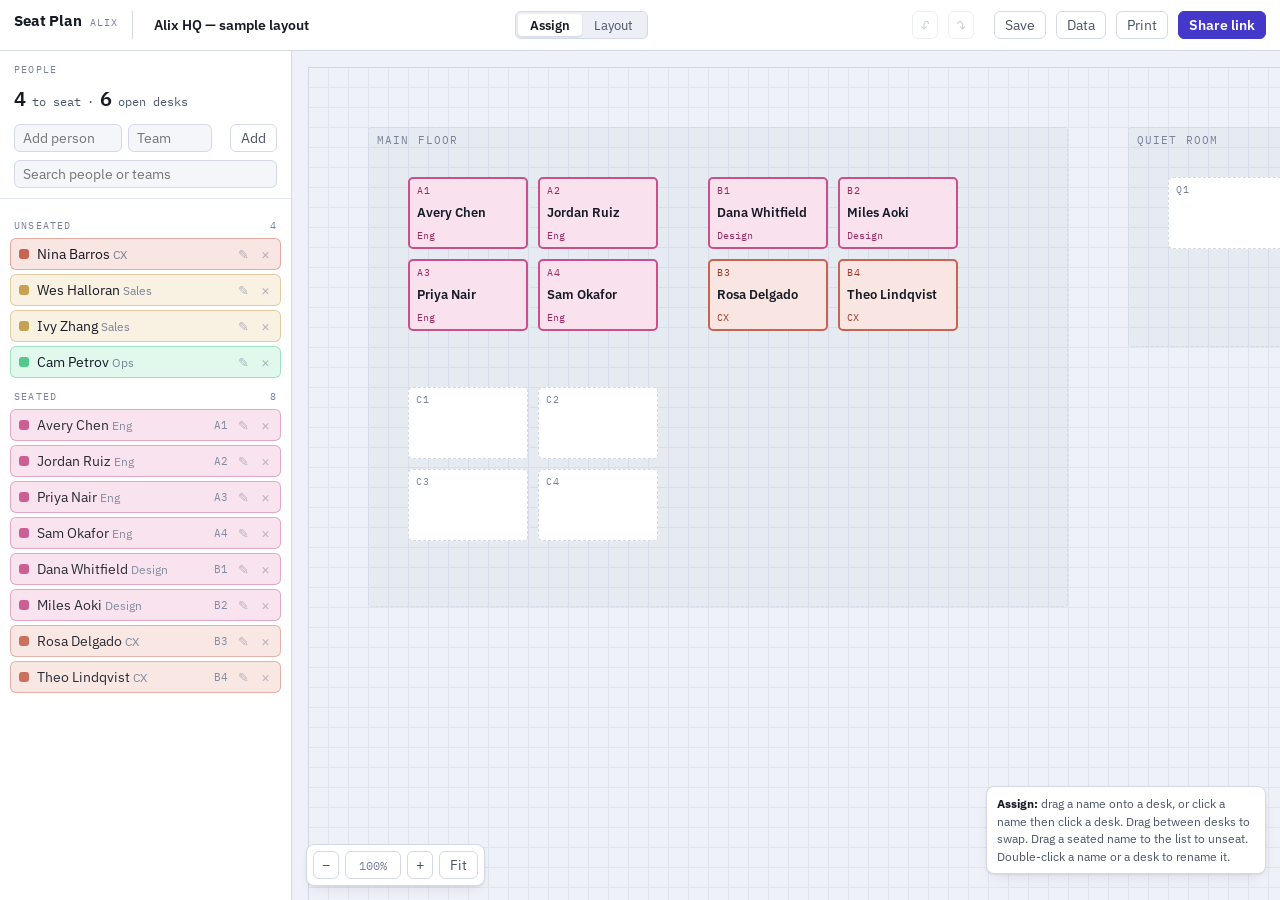
<file: index.html>
<!doctype html>
<html lang="en">
<head>
<meta charset="utf-8">
<meta name="viewport" content="width=device-width, initial-scale=1">
<title>Seat Plan</title>
<link rel="preconnect" href="https://fonts.googleapis.com">
<link rel="preconnect" href="https://fonts.gstatic.com" crossorigin>
<link rel="stylesheet" href="https://fonts.googleapis.com/css2?family=IBM+Plex+Mono:wght@400;500&family=IBM+Plex+Sans:wght@400;500;600&display=swap">
<link rel="stylesheet" href="app.css?v=202609132149">
</head>
<body>

<div class="app">
  <header class="bar">
    <div class="brand"><b>Seat Plan</b><span>Alix</span></div>
    <input id="title" aria-label="Layout name">

    <div class="seg" role="group" aria-label="Mode">
      <button id="m-assign" aria-pressed="true">Assign</button>
      <button id="m-layout" aria-pressed="false">Layout</button>
    </div>

    <span class="spacer"></span>

    <button class="btn icon" id="undo" title="Undo (⌘Z)" aria-label="Undo">↶</button>
    <button class="btn icon" id="redo" title="Redo (⇧⌘Z)" aria-label="Redo">↷</button>
    <span class="savedat" id="savedat"></span>
    <button class="btn" id="save">Save</button>
    <button class="btn" id="datadlg">Data</button>
    <button class="btn" id="print">Print</button>
    <button class="btn primary" id="share">Share link</button>
  </header>

  <aside class="rail">
    <div class="rail-head">
      <div class="eyebrow">People</div>
      <div class="counts" id="counts"></div>
      <form class="add-row" id="addform">
        <input id="pname" placeholder="Add person" aria-label="Person name" autocomplete="off">
        <div class="combo" id="team-combo"><input id="team" placeholder="Team" aria-label="Team" autocomplete="off" role="combobox" aria-expanded="false" aria-autocomplete="list"></div>
        <button class="btn" type="submit">Add</button>
      </form>
      <input id="search" placeholder="Search people or teams" aria-label="Search people" autocomplete="off">
    </div>
    <div class="rail-scroll"><div id="pool"></div></div>
  </aside>

  <div class="floorstage">
    <div class="floorwrap">
      <div id="floorsizer"><div id="floor"></div><div id="marquee" hidden></div></div>
    </div>

    <div class="floortools">
      <span id="layouttools" style="display:contents">
        <button class="btn" id="add-desk">+ Desk</button>
        <button class="btn" id="add-row">+ Row…</button>
        <button class="btn" id="add-zone">+ Area</button>
        <span class="sep"></span>
        <button class="btn" id="rename">Rename</button>
        <button class="btn" id="dup">Duplicate</button>
        <button class="btn" id="rot">Rotate</button>
        <button class="btn" id="del">Delete</button>
        <span id="selcount" class="selcount">none selected</span>
        <span class="sep"></span>
      </span>
      <button class="btn icon" id="zoomout" aria-label="Zoom out">−</button>
      <button class="btn" id="zoom100" title="Back to 100%"><span id="zoomval">100%</span></button>
      <button class="btn icon" id="zoomin" aria-label="Zoom in">+</button>
      <button class="btn" id="zoomfit">Fit</button>
    </div>

    <p class="hint" id="hint"></p>
  </div>
</div>

<input type="file" id="fileinput" accept="application/json,.json" hidden>
<div id="ghost" hidden></div>
<div id="toast" hidden></div>

<dialog id="dlg-share">
  <div class="dlg-head"><div class="eyebrow">Share</div><h2>Send this layout</h2></div>
  <div class="dlg-body">
    <p style="margin:0;color:var(--ink-2);line-height:1.5">The whole layout is packed into the link itself — whoever opens it sees exactly this arrangement. Their edits stay on their machine until they share a link back.</p>
    <label>Link<input type="text" id="shareurl" readonly></label>
    <span class="eyebrow" id="sharesize"></span>
    <p id="framednote" hidden style="margin:0;color:var(--warn);line-height:1.5;font-size:13px">This copy runs inside a frame, so the link above may not open on its own. To hand out links, host <code>index.html</code> anywhere static (or open the file directly) — or use Data → Copy data.</p>
  </div>
  <div class="dlg-foot">
    <button class="btn" data-close>Close</button>
    <button class="btn primary" id="copyurl">Copy link</button>
  </div>
</dialog>

<dialog id="dlg-versions">
  <div class="dlg-head"><div class="eyebrow">Save</div><h2>Save and restore</h2></div>
  <div class="dlg-body">
    <p style="margin:0;color:var(--ink-2);line-height:1.5">Every change already saves to this browser automatically. Save a named version to mark a point you can come back to, or save a file to keep it outside the browser.</p>
    <div class="add-row" style="margin-top:0">
      <input type="text" id="vname" placeholder="Name this version (e.g. Q4 move)">
      <button class="btn primary" id="savever">Save version</button>
    </div>
    <div class="add-row" style="margin-top:0">
      <button class="btn" id="download" style="flex:1">Save to file (.json)</button>
      <button class="btn" id="openfile" style="flex:1">Open a file…</button>
    </div>
    <div class="eyebrow" style="margin-top:4px">Saved versions</div>
    <div class="vlist" id="vlist"></div>
  </div>
  <div class="dlg-foot"><button class="btn" data-close>Close</button></div>
</dialog>

<dialog id="dlg-data">
  <div class="dlg-head"><div class="eyebrow">Data</div><h2>Copy, paste or reset</h2></div>
  <div class="dlg-body">
    <p style="margin:0;color:var(--ink-2);line-height:1.5">Copy this to keep a file backup, or paste someone else's layout in and load it.</p>
    <textarea id="datatext" spellcheck="false" aria-label="Layout data"></textarea>
  </div>
  <div class="dlg-foot">
    <button class="btn" id="reset">Clear all</button>
    <button class="btn" id="sample">Load sample</button>
    <span class="spacer"></span>
    <button class="btn" data-close>Close</button>
    <button class="btn" id="copydata">Copy data</button>
    <button class="btn primary" id="loaddata">Load pasted data</button>
  </div>
</dialog>

<dialog id="dlg-rename">
  <form id="renameform">
    <div class="dlg-head"><div class="eyebrow" id="rn-kind">Rename</div><h2 id="rn-title">Rename</h2></div>
    <div class="dlg-body">
      <label>Name<input type="text" id="rn-name" autocomplete="off"></label>
      <label id="rn-teamwrap">Team<div class="combo"><input type="text" id="rn-team" autocomplete="off" placeholder="Optional — sets the colour dot" role="combobox" aria-expanded="false" aria-autocomplete="list"></div></label>
    </div>
    <div class="dlg-foot">
      <button class="btn" type="button" data-close>Cancel</button>
      <button class="btn primary" type="submit">Save</button>
    </div>
  </form>
</dialog>

<dialog id="dlg-row">
  <div class="dlg-head"><div class="eyebrow">Layout</div><h2>Add a row of desks</h2></div>
  <form id="rowform">
    <div class="dlg-body">
      <div class="row2">
        <label>How many<input type="number" id="rowcount" value="4" min="1" max="40"></label>
        <label>Direction
          <select id="rowdir" style="padding:7px 9px;background:var(--bg);border:1px solid var(--line);border-radius:6px">
            <option value="h">Across</option>
            <option value="v">Down</option>
          </select>
        </label>
      </div>
      <label>Name prefix<input type="text" id="rowprefix" value="D"></label>
    </div>
    <div class="dlg-foot">
      <button class="btn" type="button" data-close>Cancel</button>
      <button class="btn primary" type="submit">Add desks</button>
    </div>
  </form>
</dialog>

<script src="app.js?v=202609132149"></script>
</body>
</html>
</file>
<file: app.css>
/* Seat Plan — Alix office seating chart tool
   Identity: architectural drawing. Blueprint grid, mono callouts, one indigo accent. */

:root {
  /* neutrals, biased slightly blue toward the accent */
  --bg:        #f4f6fa;
  --surface:   #ffffff;
  --surface-2: #eceff6;
  --line:      #d3d9e6;
  --line-soft: #e4e8f1;
  --ink:       #161b26;
  --ink-2:     #4a5468;
  --ink-3:     #78829a;

  --accent:      #4338ca;
  --accent-soft: #e6e5fb;
  --accent-ink:  #ffffff;

  --empty-fill:  #ffffff;
  --warn:        #a8620a;

  /* A team hue (--h) resolved into a fill, an edge and a text tone.
     Pale washes on a light ground; the edge carries most of the signal. */
  --tint-s: 66%;  --tint-l: 93%;
  --edge-s: 52%;  --edge-l: 55%;
  --mark-s: 58%;  --mark-l: 38%;

  --floor-bg:   #eef1f8;
  --floor-grid: #dfe4ef;
  --floor-rule: #cfd6e6;

  --radius: 6px;
  --shadow: 0 1px 2px rgba(22, 27, 38, .07), 0 6px 16px -8px rgba(22, 27, 38, .16);

  --sans: "IBM Plex Sans", ui-sans-serif, system-ui, -apple-system, "Segoe UI", sans-serif;
  --mono: "IBM Plex Mono", ui-monospace, SFMono-Regular, Menlo, monospace;
}

@media (prefers-color-scheme: dark) {
  :root:not([data-theme="light"]) {
    --bg:        #0e1118;
    --surface:   #161b25;
    --surface-2: #1d2330;
    --line:      #2c3444;
    --line-soft: #232a38;
    --ink:       #e9edf5;
    --ink-2:     #a9b3c6;
    --ink-3:     #7b869b;

    --accent:      #8b83ff;
    --accent-soft: #262450;
    --accent-ink:  #10121c;

    --empty-fill:  #1b2231;
    --warn:        #e0a458;

    /* On a dark ground the fill has to do the work and the edge steps back,
       or every desk reads as an outline. */
    --tint-s: 38%;  --tint-l: 20%;
    --edge-s: 42%;  --edge-l: 40%;
    --mark-s: 72%;  --mark-l: 68%;

    --floor-bg:   #11161f;
    --floor-grid: #1c2331;
    --floor-rule: #2a3243;

    --shadow: 0 1px 2px rgba(0,0,0,.4), 0 8px 20px -10px rgba(0,0,0,.6);
  }
}

:root[data-theme="dark"] {
  --bg:        #0e1118;
  --surface:   #161b25;
  --surface-2: #1d2330;
  --line:      #2c3444;
  --line-soft: #232a38;
  --ink:       #e9edf5;
  --ink-2:     #a9b3c6;
  --ink-3:     #7b869b;

  --accent:      #8b83ff;
  --accent-soft: #262450;
  --accent-ink:  #10121c;

  --empty-fill:  #1b2231;
  --warn:        #e0a458;

  /* On a dark ground the fill has to do the work and the edge steps back,
     or every desk reads as an outline. */
  --tint-s: 38%;  --tint-l: 20%;
  --edge-s: 42%;  --edge-l: 40%;
  --mark-s: 72%;  --mark-l: 68%;

  --floor-bg:   #11161f;
  --floor-grid: #1c2331;
  --floor-rule: #2a3243;

  --shadow: 0 1px 2px rgba(0,0,0,.4), 0 8px 20px -10px rgba(0,0,0,.6);
}

* { box-sizing: border-box; }

body {
  margin: 0;
  font-family: var(--sans);
  font-size: 14px;
  color: var(--ink);
  background: var(--bg);
  -webkit-font-smoothing: antialiased;
}

button, input, select, textarea { font: inherit; color: inherit; }

.app {
  height: 100vh;
  height: 100dvh;
  display: grid;
  grid-template-rows: auto 1fr;
  grid-template-columns: 292px 1fr;
  grid-template-areas: "bar bar" "rail floor";
}

/* ---------- top bar ---------- */

.bar {
  grid-area: bar;
  display: flex;
  align-items: center;
  gap: 10px;
  padding: 10px 14px;
  background: var(--surface);
  border-bottom: 1px solid var(--line);
  flex-wrap: wrap;
}

.brand {
  display: flex;
  align-items: baseline;
  gap: 8px;
  padding-right: 4px;
  margin-right: 2px;
  border-right: 1px solid var(--line);
  height: 28px;
}
.brand b {
  font-size: 15px;
  letter-spacing: -.01em;
}
.brand span {
  font-family: var(--mono);
  font-size: 10px;
  text-transform: uppercase;
  letter-spacing: .12em;
  color: var(--ink-3);
  padding-right: 10px;
}

#title {
  flex: 1 1 200px;
  min-width: 140px;
  max-width: 360px;
  padding: 5px 8px;
  background: transparent;
  border: 1px solid transparent;
  border-radius: var(--radius);
  font-weight: 600;
  font-size: 14px;
}
#title:hover { border-color: var(--line); }
#title:focus { outline: none; border-color: var(--accent); background: var(--surface); }

.spacer { flex: 1 1 auto; }

.btn {
  display: inline-flex;
  align-items: center;
  gap: 6px;
  height: 28px;
  padding: 0 10px;
  background: var(--surface);
  border: 1px solid var(--line);
  border-radius: var(--radius);
  color: var(--ink-2);
  cursor: pointer;
  white-space: nowrap;
}
.btn:hover { background: var(--surface-2); color: var(--ink); }
.btn:disabled { opacity: .4; cursor: default; background: var(--surface); color: var(--ink-3); }
.btn.primary {
  background: var(--accent);
  border-color: var(--accent);
  color: var(--accent-ink);
  font-weight: 600;
}
.btn.primary:hover { filter: brightness(1.08); }
.btn.icon { padding: 0 8px; font-family: var(--mono); }

:focus-visible { outline: 2px solid var(--accent); outline-offset: 1px; }

.seg {
  display: inline-flex;
  padding: 2px;
  background: var(--surface-2);
  border: 1px solid var(--line);
  border-radius: var(--radius);
}
.seg button {
  height: 22px;
  padding: 0 12px;
  border: 0;
  border-radius: 4px;
  background: transparent;
  color: var(--ink-2);
  cursor: pointer;
  font-size: 13px;
}
.seg button[aria-pressed="true"] {
  background: var(--surface);
  color: var(--ink);
  font-weight: 600;
  box-shadow: 0 1px 2px rgba(0,0,0,.12);
}

/* ---------- people rail ---------- */

.rail {
  grid-area: rail;
  display: flex;
  flex-direction: column;
  min-height: 0;
  background: var(--surface);
  border-right: 1px solid var(--line);
}

.rail-head { padding: 12px 14px 10px; border-bottom: 1px solid var(--line-soft); }

.eyebrow {
  font-family: var(--mono);
  font-size: 10px;
  text-transform: uppercase;
  letter-spacing: .12em;
  color: var(--ink-3);
}

.counts {
  display: flex;
  gap: 6px;
  align-items: baseline;
  margin-top: 6px;
  font-family: var(--mono);
  font-size: 12px;
  color: var(--ink-2);
}
.counts b { font-size: 20px; color: var(--ink); font-weight: 600; }

.add-row { display: flex; gap: 6px; margin-top: 10px; }
.add-row input {
  flex: 1;
  min-width: 0;
  height: 28px;
  padding: 0 8px;
  background: var(--bg);
  border: 1px solid var(--line);
  border-radius: var(--radius);
}
.add-row input:focus { outline: none; border-color: var(--accent); background: var(--surface); }
#team { flex: 0 0 84px; }

#search {
  width: 100%;
  height: 28px;
  margin-top: 8px;
  padding: 0 8px;
  background: var(--bg);
  border: 1px solid var(--line);
  border-radius: var(--radius);
}
#search:focus { outline: none; border-color: var(--accent); background: var(--surface); }

.rail-scroll { flex: 1; overflow-y: auto; padding: 8px 10px 24px; }

.group-label {
  display: flex;
  justify-content: space-between;
  align-items: baseline;
  padding: 12px 4px 6px;
  font-family: var(--mono);
  font-size: 10px;
  text-transform: uppercase;
  letter-spacing: .12em;
  color: var(--ink-3);
}

.chips { display: flex; flex-direction: column; gap: 4px; }

.chip {
  display: flex;
  align-items: center;
  gap: 8px;
  padding: 6px 8px;
  background: var(--bg);
  border: 1px solid var(--line-soft);
  border-radius: var(--radius);
  cursor: grab;
  touch-action: none;
  user-select: none;
}
.chip:hover { border-color: var(--line); background: var(--surface-2); }
.chip.armed { border-color: var(--accent); background: var(--accent-soft); }
.chip.seated { opacity: .78; }
.chip .nm { flex: 1; min-width: 0; overflow: hidden; text-overflow: ellipsis; white-space: nowrap; }
.chip .where {
  font-family: var(--mono);
  font-size: 11px;
  color: var(--ink-3);
}
.chip .x {
  border: 0;
  background: transparent;
  color: var(--ink-3);
  cursor: pointer;
  padding: 0 2px;
  line-height: 1;
  font-size: 15px;
}
.chip .x:hover { color: var(--ink); }

.dot {
  flex: 0 0 auto;
  width: 10px;
  height: 10px;
  border-radius: 3px;
  background: hsl(var(--h) var(--edge-s) var(--edge-l));
}
.chip.noteam .dot { background: transparent; border: 1px solid var(--ink-3); }

/* the chip picks up a wash of its team, so the rail and the floor agree */
.chip:not(.noteam) {
  background: hsl(var(--h) var(--tint-s) var(--tint-l));
  border-color: hsl(var(--h) var(--edge-s) var(--edge-l) / .45);
}
.chip:not(.noteam):hover { border-color: hsl(var(--h) var(--edge-s) var(--edge-l)); }

.empty-note {
  padding: 10px 6px;
  color: var(--ink-3);
  font-size: 13px;
  line-height: 1.5;
}

/* ---------- floor ---------- */

.floorstage {
  grid-area: floor;
  position: relative;
  overflow: hidden;
  background: var(--floor-bg);
}

.floorwrap {
  position: absolute;
  inset: 0;
  overflow: auto;
  padding: 16px;
}

#floorsizer { position: relative; }

#floor {
  position: absolute;
  left: 0;
  top: 0;
  transform-origin: 0 0;
  background-color: var(--floor-bg);
  background-image:
    linear-gradient(var(--floor-grid) 1px, transparent 1px),
    linear-gradient(90deg, var(--floor-grid) 1px, transparent 1px),
    linear-gradient(var(--floor-rule) 1px, transparent 1px),
    linear-gradient(90deg, var(--floor-rule) 1px, transparent 1px);
  background-size: 20px 20px, 20px 20px, 100px 100px, 100px 100px;
  box-shadow: inset 0 0 0 1px var(--floor-rule);
}

.item { position: absolute; }

.zone {
  border: 1px dashed var(--line);
  border-radius: 4px;
  background: rgba(125, 135, 160, .07);
  color: var(--ink-3);
  font-family: var(--mono);
  font-size: 11px;
  text-transform: uppercase;
  letter-spacing: .1em;
  padding: 5px 8px;
  overflow: hidden;
}

.desk {
  display: flex;
  flex-direction: column;
  justify-content: space-between;
  padding: 5px 7px;
  border: 1px solid var(--line);
  border-radius: 5px;
  background: var(--empty-fill);
  overflow: hidden;
}
.desk {
  border-style: dashed;          /* an empty desk reads as an opening */
}
.desk .id {
  font-family: var(--mono);
  font-size: 10px;
  letter-spacing: .06em;
  color: var(--ink-3);
}
.desk .who {
  font-size: 13px;
  font-weight: 600;
  line-height: 1.15;
  overflow: hidden;
  text-overflow: ellipsis;
  display: -webkit-box;
  -webkit-line-clamp: 2;
  -webkit-box-orient: vertical;
}
.desk .team {
  font-family: var(--mono);
  font-size: 10px;
  color: var(--ink-3);
  overflow: hidden;
  white-space: nowrap;
  text-overflow: ellipsis;
}
.desk.filled {
  border-style: solid;
  border-width: 2px;
  background: hsl(var(--h) var(--tint-s) var(--tint-l));
  border-color: hsl(var(--h) var(--edge-s) var(--edge-l));
  cursor: grab;
}
.desk.filled .who { color: var(--ink); }
.desk.filled .id,
.desk.filled .team { color: hsl(var(--h) var(--mark-s) var(--mark-l)); }

/* seated, but no team recorded — occupied without claiming a colour */
.desk.filled.noteam {
  background: var(--surface-2);
  border-color: var(--ink-3);
}
.desk.filled.noteam .id,
.desk.filled.noteam .team { color: var(--ink-3); }

.item.sel { outline: 2px solid var(--accent); outline-offset: 1px; }
.desk.drop { border-color: var(--accent); background: var(--accent-soft); }
.desk.drop.swap { border-style: dashed; }

.mode-layout .item { cursor: move; touch-action: none; }
.mode-layout .handle {
  position: absolute;
  right: -5px; bottom: -5px;
  width: 12px; height: 12px;
  background: var(--accent);
  border: 2px solid var(--surface);
  border-radius: 3px;
  cursor: nwse-resize;
  touch-action: none;
}

#ghost {
  position: fixed;
  z-index: 60;
  pointer-events: none;
  padding: 6px 10px;
  background: var(--accent);
  color: var(--accent-ink);
  border-radius: var(--radius);
  font-weight: 600;
  font-size: 13px;
  box-shadow: var(--shadow);
  transform: translate(-50%, -50%) rotate(-1.5deg);
}
#ghost[hidden] { display: none; }

/* floating bottom-left toolbar for layout mode + zoom */
.floortools {
  position: absolute;
  left: 14px;
  bottom: 14px;
  display: flex;
  gap: 6px;
  padding: 6px;
  background: var(--surface);
  border: 1px solid var(--line);
  border-radius: 8px;
  box-shadow: var(--shadow);
  flex-wrap: wrap;
  max-width: calc(100% - 28px);
}
#layouttools[hidden] { display: none !important; }
.floortools .sep { width: 1px; background: var(--line); margin: 2px 2px; }
#zoomval { font-family: var(--mono); font-size: 12px; color: var(--ink-3); align-self: center; min-width: 38px; text-align: center; }

.hint {
  position: absolute;
  right: 14px;
  bottom: 14px;
  max-width: 280px;
  padding: 8px 10px;
  background: var(--surface);
  border: 1px solid var(--line);
  border-radius: 8px;
  color: var(--ink-2);
  font-size: 12px;
  line-height: 1.45;
  box-shadow: var(--shadow);
}
.hint b { color: var(--ink); }

/* ---------- dialogs ---------- */

dialog {
  padding: 0;
  border: 1px solid var(--line);
  border-radius: 10px;
  background: var(--surface);
  color: var(--ink);
  box-shadow: var(--shadow);
  max-width: min(560px, 92vw);
  width: 460px;
}
dialog::backdrop { background: rgba(14, 17, 24, .45); }
.dlg-head {
  padding: 14px 16px 10px;
  border-bottom: 1px solid var(--line-soft);
}
.dlg-head h2 { margin: 2px 0 0; font-size: 16px; }
.dlg-body { padding: 14px 16px; display: flex; flex-direction: column; gap: 10px; max-height: 56vh; overflow: auto; }
.dlg-foot { padding: 12px 16px; border-top: 1px solid var(--line-soft); display: flex; gap: 8px; justify-content: flex-end; }

.dlg-body input[type="text"], .dlg-body textarea, .dlg-body input[type="number"] {
  width: 100%;
  padding: 7px 9px;
  background: var(--bg);
  border: 1px solid var(--line);
  border-radius: var(--radius);
}
.dlg-body textarea { font-family: var(--mono); font-size: 12px; min-height: 150px; resize: vertical; }
.dlg-body label { display: flex; flex-direction: column; gap: 4px; font-size: 12px; color: var(--ink-2); }
.row2 { display: grid; grid-template-columns: 1fr 1fr; gap: 10px; }

.vlist { display: flex; flex-direction: column; gap: 6px; }
.vrow {
  display: flex;
  align-items: center;
  gap: 10px;
  padding: 8px 10px;
  background: var(--bg);
  border: 1px solid var(--line-soft);
  border-radius: var(--radius);
}
.vrow .meta { flex: 1; min-width: 0; }
.vrow .meta b { display: block; font-size: 13px; }
.vrow .meta span { font-family: var(--mono); font-size: 11px; color: var(--ink-3); }

#toast {
  position: fixed;
  left: 50%;
  bottom: 22px;
  transform: translateX(-50%);
  padding: 9px 14px;
  background: var(--ink);
  color: var(--bg);
  border-radius: 999px;
  font-size: 13px;
  z-index: 90;
  box-shadow: var(--shadow);
}
#toast[hidden] { display: none; }

@media (max-width: 760px) {
  .app { grid-template-columns: 1fr; grid-template-rows: auto auto 1fr; grid-template-areas: "bar" "rail" "floor"; }
  .rail { border-right: 0; border-bottom: 1px solid var(--line); max-height: 34vh; }
  .hint { display: none; }
}

@media (prefers-reduced-motion: reduce) {
  * { animation: none !important; transition: none !important; }
}

@media print {
  .bar, .rail, .floortools, .hint, #toast { display: none !important; }
  .app { display: block; height: auto; }
  .floorwrap { overflow: visible; background: #fff; }
  #floor { background-image: none; box-shadow: none; }
}

/* group selection */
#marquee {
  position: absolute;
  z-index: 5;
  pointer-events: none;
  border: 1px solid var(--accent);
  background: var(--accent-soft);
  opacity: .55;
  border-radius: 3px;
}
#marquee[hidden] { display: none; }

.selcount {
  align-self: center;
  padding: 0 8px;
  font-family: var(--mono);
  font-size: 11px;
  color: var(--ink-3);
  white-space: nowrap;
}
.selcount.on { color: var(--accent); }

.mode-layout .item.sel { outline-width: 2px; }

.savedat {
  font-family: var(--mono);
  font-size: 11px;
  color: var(--ink-3);
  white-space: nowrap;
}
#zoom100 { font-family: var(--mono); font-size: 12px; padding: 0 8px; }

/* rename affordances */
.dlg-body label[hidden] { display: none; }
.chip .x { font-size: 13px; opacity: .55; }
.chip .x:hover { opacity: 1; }
.chip [data-remove] { font-size: 15px; }

/* team combobox */
.combo { position: relative; display: flex; }
.combo input { width: 100%; min-width: 0; }
#team-combo { flex: 0 0 96px; }

.combo-pop {
  /* fixed, and positioned in JS: an absolute popup is clipped by the dialog's
     own scroll box, which hid the list almost entirely inside Edit person. */
  position: fixed;
  z-index: 40;
  min-width: 190px;
  max-height: 210px;
  overflow-y: auto;
  margin: 0;
  padding: 4px;
  list-style: none;
  background: var(--surface);
  border: 1px solid var(--line);
  border-radius: var(--radius);
  box-shadow: var(--shadow);
}
.combo-pop[hidden] { display: none; }

.combo-opt {
  display: flex;
  align-items: baseline;
  justify-content: space-between;
  gap: 10px;
  padding: 5px 8px;
  border-radius: 4px;
  cursor: pointer;
  font-size: 13px;
  white-space: nowrap;
}
.combo-opt[aria-selected="true"] { background: var(--accent-soft); }
.combo-opt:hover { background: var(--surface-2); }
.combo-opt mark { background: transparent; color: var(--accent); font-weight: 600; }
.combo-opt .n { font-family: var(--mono); font-size: 11px; color: var(--ink-3); }
.combo-opt.is-new { color: var(--ink-3); }
.combo-opt.is-new b { color: var(--ink); font-weight: 600; }

/* armed-for-assignment has to beat the team wash */
.chip.armed,
.chip.armed:not(.noteam) {
  background: var(--accent-soft);
  border-color: var(--accent);
}
.chip.seated { opacity: .92; }
</file>
